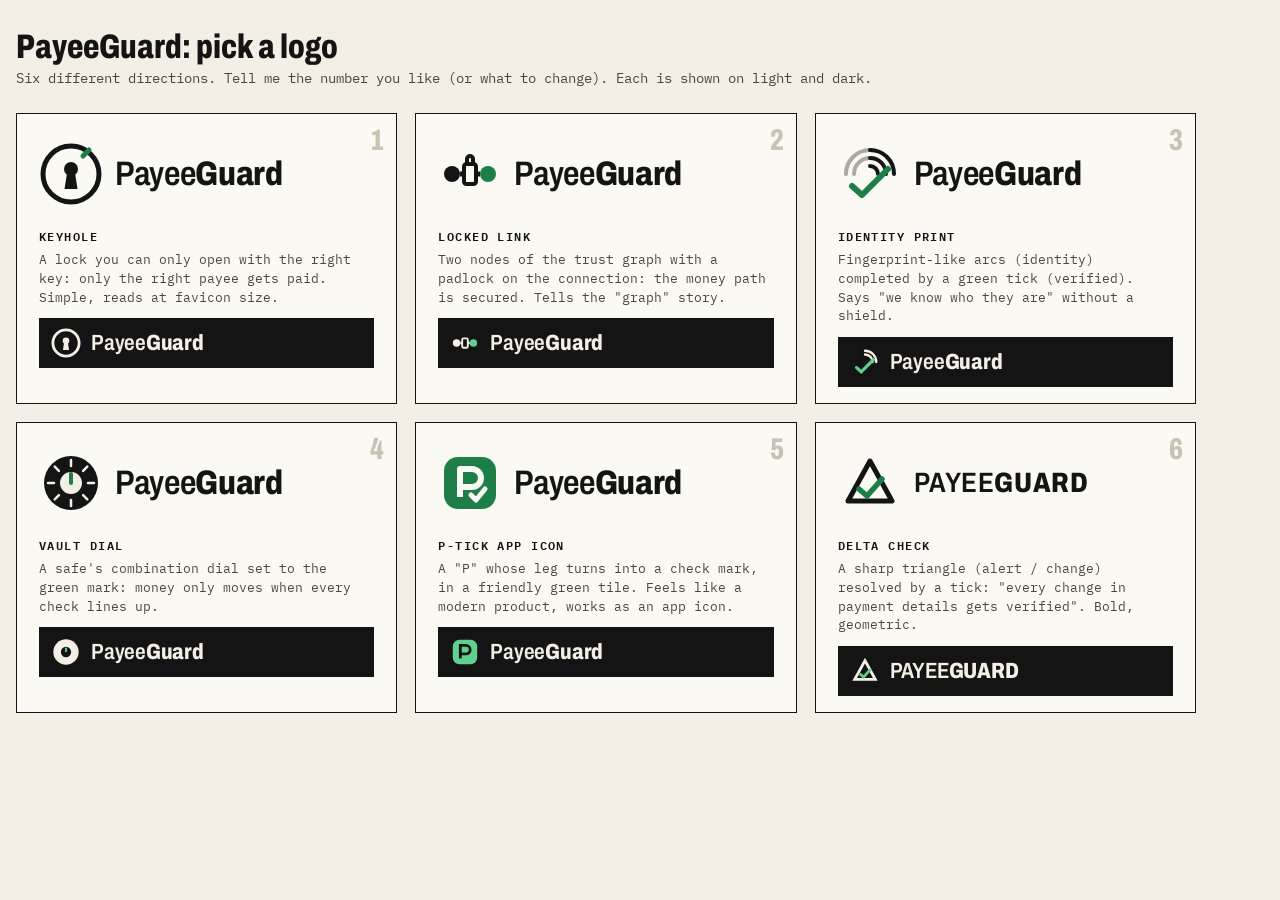
<file: web/logos.html>
<!doctype html>
<html lang="en">
<head>
<meta charset="utf-8">
<meta name="viewport" content="width=device-width, initial-scale=1">
<title>PayeeGuard logo board</title>
<link href="https://fonts.googleapis.com/css2?family=Archivo:wdth,wght@62..125,400..900&family=IBM+Plex+Mono:wght@400;600&display=swap" rel="stylesheet">
<style>
  :root { --ink: #141414; --paper: #f3efe6; --green: #1d7f47; --mint: #5fd08f; --red: #d8352a; }
  body { margin: 0; background: var(--paper); color: var(--ink); font: 14px "IBM Plex Mono", monospace; padding: 28px 16px 60px; }
  h1 { font: 800 34px "Archivo"; font-stretch: 75%; margin: 0 0 4px; }
  p.sub { margin: 0 0 26px; color: #4a4740; }
  .grid { display: grid; grid-template-columns: repeat(auto-fill, minmax(330px, 1fr)); gap: 18px; max-width: 1180px; }
  .card { background: #fbf9f4; border: 1.5px solid var(--ink); padding: 22px 22px 16px; position: relative; }
  .num { position: absolute; top: 10px; right: 12px; font: 800 30px "Archivo"; font-stretch: 70%; color: #c9c3b6; }
  .lockup { display: flex; align-items: center; gap: 12px; height: 76px; }
  .lockup svg { flex: none; }
  .word { font: 600 34px/1 "Archivo"; font-stretch: 82%; letter-spacing: -0.01em; }
  .word b { font-weight: 800; }
  .name { font: 600 12px "IBM Plex Mono"; text-transform: uppercase; letter-spacing: .12em; margin: 14px 0 4px; }
  .why { color: #4a4740; font-size: 12.5px; line-height: 1.5; margin: 0; }
  .dark { background: var(--ink); color: var(--paper); padding: 10px 12px; margin-top: 12px; display: flex; align-items: center; gap: 10px; }
  .dark .word { font-size: 22px; color: var(--paper); }
</style>
</head>
<body>
<h1>PayeeGuard: pick a logo</h1>
<p class="sub">Six different directions. Tell me the number you like (or what to change). Each is shown on light and dark.</p>
<div class="grid">

  <div class="card"><span class="num">1</span>
    <div class="lockup">
      <svg width="64" height="64" viewBox="0 0 64 64"><circle cx="32" cy="32" r="28" fill="none" stroke="#141414" stroke-width="5"/>
        <circle cx="32" cy="27" r="7" fill="#141414"/><path d="M28 31h8l2.5 16h-13z" fill="#141414"/>
        <path d="M44 14l6-6" stroke="#1d7f47" stroke-width="5" stroke-linecap="round"/></svg>
      <span class="word">Payee<b>Guard</b></span></div>
    <p class="name">Keyhole</p><p class="why">A lock you can only open with the right key: only the right payee gets paid. Simple, reads at favicon size.</p>
    <div class="dark"><svg width="30" height="30" viewBox="0 0 64 64"><circle cx="32" cy="32" r="28" fill="none" stroke="#f3efe6" stroke-width="6"/><circle cx="32" cy="27" r="7" fill="#f3efe6"/><path d="M28 31h8l2.5 16h-13z" fill="#f3efe6"/></svg><span class="word">Payee<b>Guard</b></span></div>
  </div>

  <div class="card"><span class="num">2</span>
    <div class="lockup">
      <svg width="64" height="64" viewBox="0 0 64 64"><circle cx="14" cy="32" r="8" fill="#141414"/><circle cx="50" cy="32" r="8" fill="#1d7f47"/>
        <path d="M22 32h20" stroke="#141414" stroke-width="5"/><rect x="26" y="22" width="12" height="20" rx="2.5" fill="#fbf9f4" stroke="#141414" stroke-width="4"/>
        <path d="M29 22v-5a3 3 0 0 1 6 0v5" fill="none" stroke="#141414" stroke-width="4"/></svg>
      <span class="word">Payee<b>Guard</b></span></div>
    <p class="name">Locked link</p><p class="why">Two nodes of the trust graph with a padlock on the connection: the money path is secured. Tells the "graph" story.</p>
    <div class="dark"><svg width="30" height="30" viewBox="0 0 64 64"><circle cx="14" cy="32" r="8" fill="#f3efe6"/><circle cx="50" cy="32" r="8" fill="#5fd08f"/><path d="M22 32h20" stroke="#f3efe6" stroke-width="5"/><rect x="26" y="22" width="12" height="20" rx="2.5" fill="#141414" stroke="#f3efe6" stroke-width="4"/></svg><span class="word">Payee<b>Guard</b></span></div>
  </div>

  <div class="card"><span class="num">3</span>
    <div class="lockup">
      <svg width="64" height="64" viewBox="0 0 64 64" fill="none" stroke="#141414" stroke-linecap="round">
        <path d="M32 8a24 24 0 0 1 24 24" stroke-width="4"/><path d="M8 32A24 24 0 0 1 32 8" stroke-width="4" opacity=".35"/>
        <path d="M32 16a16 16 0 0 1 16 16" stroke-width="4"/><path d="M16 32a16 16 0 0 1 16-16" stroke-width="4" opacity=".35"/>
        <path d="M32 24a8 8 0 0 1 8 8" stroke-width="4"/><path d="M14 44l10 9 26-26" stroke="#1d7f47" stroke-width="6" stroke-linejoin="round"/></svg>
      <span class="word">Payee<b>Guard</b></span></div>
    <p class="name">Identity print</p><p class="why">Fingerprint-like arcs (identity) completed by a green tick (verified). Says "we know who they are" without a shield.</p>
    <div class="dark"><svg width="30" height="30" viewBox="0 0 64 64" fill="none" stroke="#f3efe6" stroke-linecap="round"><path d="M32 8a24 24 0 0 1 24 24" stroke-width="5"/><path d="M32 16a16 16 0 0 1 16 16" stroke-width="5"/><path d="M14 44l10 9 26-26" stroke="#5fd08f" stroke-width="7"/></svg><span class="word">Payee<b>Guard</b></span></div>
  </div>

  <div class="card"><span class="num">4</span>
    <div class="lockup">
      <svg width="64" height="64" viewBox="0 0 64 64"><circle cx="32" cy="32" r="27" fill="#141414"/>
        <g stroke="#f3efe6" stroke-width="2.5" stroke-linecap="round">
          <path d="M32 9v6M32 49v6M9 32h6M49 32h6M15.7 15.7l4.2 4.2M44.1 44.1l4.2 4.2M48.3 15.7l-4.2 4.2M19.9 44.1l-4.2 4.2"/></g>
        <circle cx="32" cy="32" r="11" fill="#f3efe6"/><path d="M32 32l0-9" stroke="#1d7f47" stroke-width="4" stroke-linecap="round"/></svg>
      <span class="word">Payee<b>Guard</b></span></div>
    <p class="name">Vault dial</p><p class="why">A safe's combination dial set to the green mark: money only moves when every check lines up.</p>
    <div class="dark"><svg width="30" height="30" viewBox="0 0 64 64"><circle cx="32" cy="32" r="27" fill="#f3efe6"/><circle cx="32" cy="32" r="11" fill="#141414"/><path d="M32 32v-9" stroke="#5fd08f" stroke-width="4"/></svg><span class="word">Payee<b>Guard</b></span></div>
  </div>

  <div class="card"><span class="num">5</span>
    <div class="lockup">
      <svg width="64" height="64" viewBox="0 0 64 64"><rect x="6" y="6" width="52" height="52" rx="14" fill="#1d7f47"/>
        <path d="M22 46V18h12a9 9 0 0 1 0 18H22" fill="none" stroke="#fbf9f4" stroke-width="6" stroke-linejoin="round"/>
        <path d="M33 44l5 5 9-11" fill="none" stroke="#fbf9f4" stroke-width="5" stroke-linecap="round" stroke-linejoin="round"/></svg>
      <span class="word">Payee<b>Guard</b></span></div>
    <p class="name">P-tick app icon</p><p class="why">A "P" whose leg turns into a check mark, in a friendly green tile. Feels like a modern product, works as an app icon.</p>
    <div class="dark"><svg width="30" height="30" viewBox="0 0 64 64"><rect x="6" y="6" width="52" height="52" rx="14" fill="#5fd08f"/><path d="M22 46V18h12a9 9 0 0 1 0 18H22" fill="none" stroke="#141414" stroke-width="6"/></svg><span class="word">Payee<b>Guard</b></span></div>
  </div>

  <div class="card"><span class="num">6</span>
    <div class="lockup">
      <svg width="64" height="64" viewBox="0 0 64 64"><path d="M10 50 32 10l22 40z" fill="none" stroke="#141414" stroke-width="5" stroke-linejoin="round"/>
        <path d="M21 38l8 7 15-17" fill="none" stroke="#1d7f47" stroke-width="5.5" stroke-linecap="round" stroke-linejoin="round"/></svg>
      <span class="word" style="letter-spacing:.02em;text-transform:uppercase;font-size:28px">payee<b>guard</b></span></div>
    <p class="name">Delta check</p><p class="why">A sharp triangle (alert / change) resolved by a tick: "every change in payment details gets verified". Bold, geometric.</p>
    <div class="dark"><svg width="30" height="30" viewBox="0 0 64 64"><path d="M10 50 32 10l22 40z" fill="none" stroke="#f3efe6" stroke-width="6"/><path d="M21 38l8 7 15-17" fill="none" stroke="#5fd08f" stroke-width="6"/></svg><span class="word">PAYEE<b>GUARD</b></span></div>
  </div>

</div>
</body>
</html>
</file>
